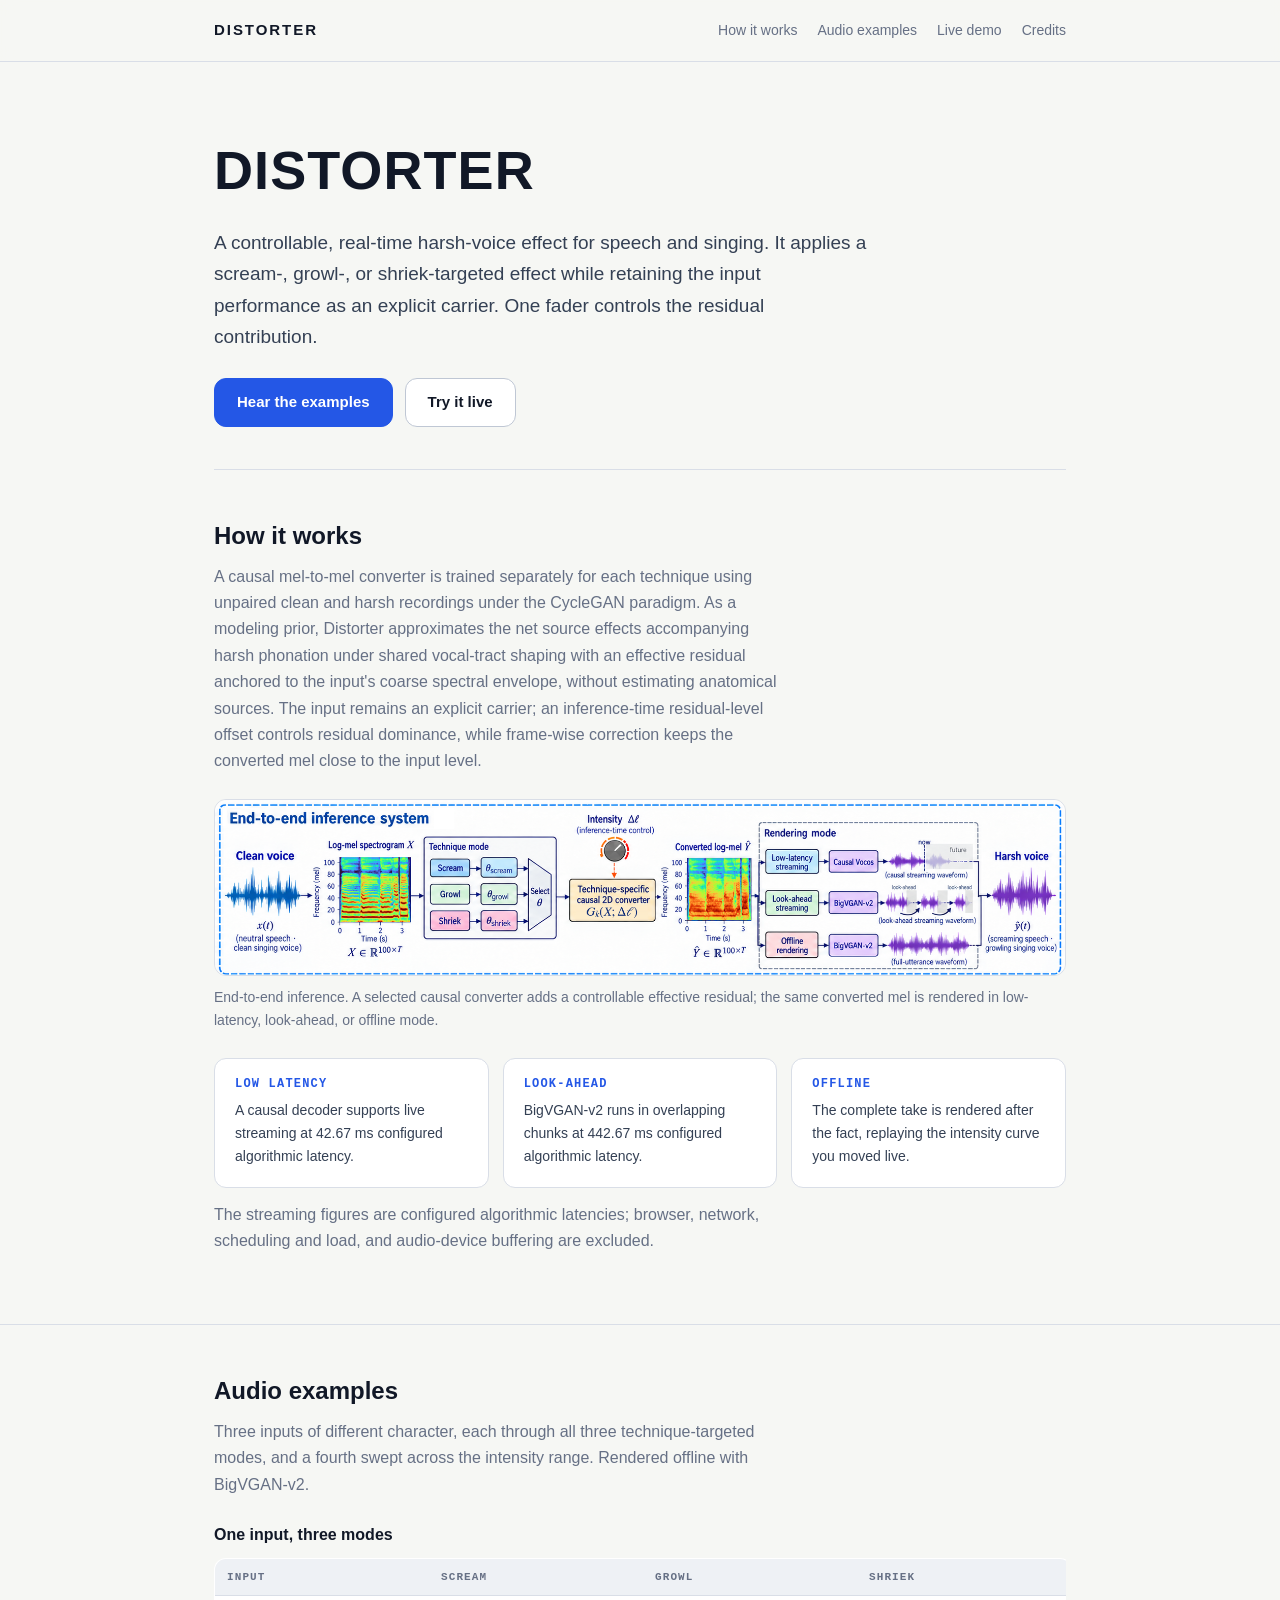
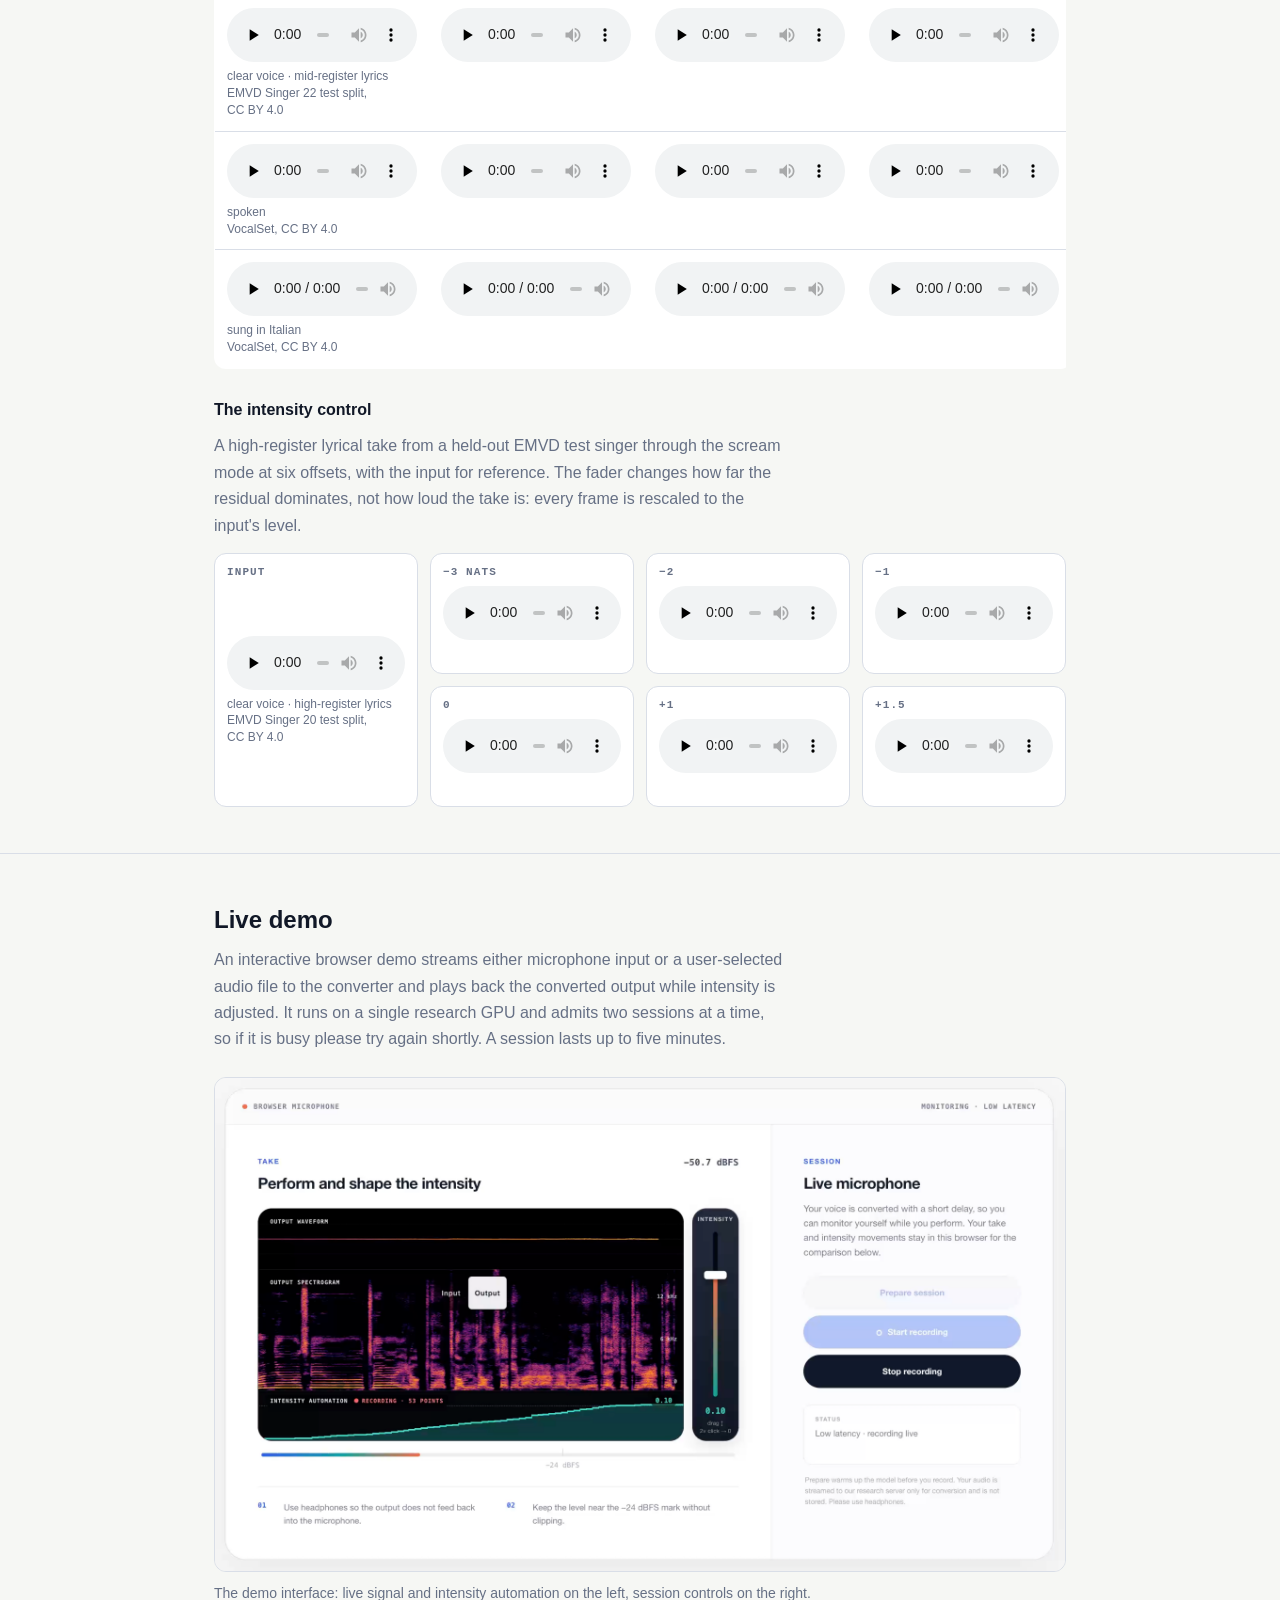
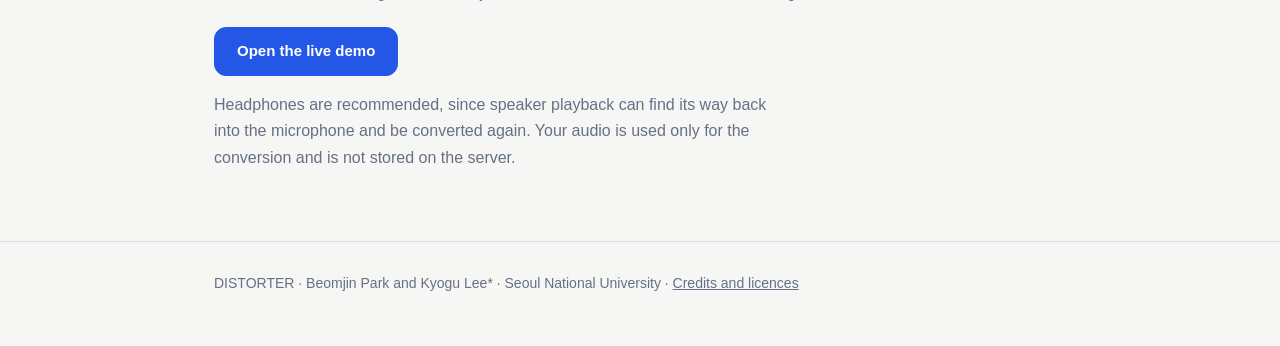
<file: index.html>
<!doctype html>
<html lang="en">
<head>
<meta charset="utf-8">
<meta name="viewport" content="width=device-width, initial-scale=1">
<meta name="theme-color" content="#f6f7f4">
<title>DISTORTER — a controllable, real-time harsh-voice effect</title>
<meta name="description" content="DISTORTER applies a scream-, growl-, or shriek-targeted effect while retaining the input performance as an explicit carrier. One fader controls the residual contribution.">
<link rel="stylesheet" href="style.css">
</head>
<body>

<header class="site">
  <div class="wrap">
    <a class="wordmark" href="#top">DISTORTER</a>
    <nav>
      <a href="#how">How it works</a>
      <a href="#samples">Audio examples</a>
      <a href="#demo">Live demo</a>
      <a href="credits.html">Credits</a>
    </nav>
  </div>
</header>

<main id="top">

<div class="wrap">
  <div class="hero">
    <h1>DISTORTER</h1>
    <p class="lede">
      A controllable, real-time harsh-voice effect for speech and singing.
      It applies a scream-, growl-, or shriek-targeted effect while retaining the
      input performance as an explicit carrier. One fader controls the residual
      contribution.
    </p>
    <div class="actions">
      <a class="btn primary" href="#samples">Hear the examples</a>
      <a class="btn" href="#demo">Try it live</a>
    </div>
  </div>
</div>

<section id="how">
  <div class="wrap">
    <h2>How it works</h2>
    <p class="sub">
      A causal mel-to-mel converter is trained separately for each technique using
      unpaired clean and harsh recordings under the CycleGAN paradigm. As a modeling
      prior, Distorter approximates the net source effects accompanying harsh phonation
      under shared vocal-tract shaping with an effective residual anchored to the
      input's coarse spectral envelope, without estimating anatomical sources. The
      input remains an explicit carrier; an inference-time residual-level offset
      controls residual dominance, while frame-wise correction keeps the converted
      mel close to the input level.
    </p>

    <figure>
      <img src="figures/inference_panel.png" alt="Inference chain: a clean take is analysed into a log-mel spectrogram, a technique-specific causal converter adds the effective residual under the intensity offset, and one of three renderers produces audio.">
      <figcaption>
        End-to-end inference. A selected causal converter adds a controllable
        effective residual; the same converted mel is rendered in low-latency,
        look-ahead, or offline mode.
      </figcaption>
    </figure>

    <div class="cards" style="margin-top:26px">
      <div class="card">
        <h3>Low latency</h3>
        <p>A causal decoder supports live streaming at 42.67 ms configured algorithmic latency.</p>
      </div>
      <div class="card">
        <h3>Look-ahead</h3>
        <p>BigVGAN-v2 runs in overlapping chunks at 442.67 ms configured algorithmic latency.</p>
      </div>
      <div class="card">
        <h3>Offline</h3>
        <p>The complete take is rendered after the fact, replaying the intensity curve you moved live.</p>
      </div>
    </div>
    <p class="sub" style="margin-top:14px">
      The streaming figures are configured algorithmic latencies; browser, network,
      scheduling and load, and audio-device buffering are excluded.
    </p>
  </div>
</section>

<section id="samples">
  <div class="wrap">
    <h2>Audio examples</h2>
    <p class="sub">
      Three inputs of different character, each through all three
      technique-targeted modes, and a fourth swept across the intensity range.
      Rendered offline with BigVGAN-v2.
    </p>

    <h3 style="font-size:16px;margin:0 0 10px">One input, three modes</h3>
    <div class="scroll">
      <table class="samples">
        <thead>
          <tr><th>Input</th><th>Scream</th><th>Growl</th><th>Shriek</th></tr>
        </thead>
        <tbody>
          <tr>
            <td><audio controls preload="none" src="audio/emvd-singer22-mid-lyrics_input.wav"></audio>
                <div class="src">clear voice · mid-register lyrics<br>EMVD Singer&nbsp;22 test split, CC&nbsp;BY&nbsp;4.0</div></td>
            <td><audio controls preload="none" src="audio/emvd-singer22-mid-lyrics_scream.wav"></audio>
                <div class="src"></div></td>
            <td><audio controls preload="none" src="audio/emvd-singer22-mid-lyrics_growl.wav"></audio>
                <div class="src"></div></td>
            <td><audio controls preload="none" src="audio/emvd-singer22-mid-lyrics_shriek.wav"></audio>
                <div class="src"></div></td>
          </tr>
          <tr>
            <td><audio controls preload="none" src="audio/spoken-male3_input.wav"></audio>
                <div class="src">spoken<br>VocalSet, CC&nbsp;BY&nbsp;4.0</div></td>
            <td><audio controls preload="none" src="audio/spoken-male3_scream.wav"></audio>
                <div class="src"></div></td>
            <td><audio controls preload="none" src="audio/spoken-male3_growl.wav"></audio>
                <div class="src"></div></td>
            <td><audio controls preload="none" src="audio/spoken-male3_shriek.wav"></audio>
                <div class="src"></div></td>
          </tr>
          <tr>
            <td><audio controls preload="none" src="audio/italian-female1_input.wav"></audio>
                <div class="src">sung in Italian<br>VocalSet, CC&nbsp;BY&nbsp;4.0</div></td>
            <td><audio controls preload="none" src="audio/italian-female1_scream.wav"></audio>
                <div class="src"></div></td>
            <td><audio controls preload="none" src="audio/italian-female1_growl.wav"></audio>
                <div class="src"></div></td>
            <td><audio controls preload="none" src="audio/italian-female1_shriek.wav"></audio>
                <div class="src"></div></td>
          </tr>
        </tbody>
      </table>
    </div>

    <h3 style="font-size:16px;margin:28px 0 10px">The intensity control</h3>
    <p class="sub" style="margin-bottom:14px">
      A high-register lyrical take from a held-out EMVD test singer through the
      scream mode at six offsets, with the input for reference. The fader changes
      how far the residual dominates, not how loud the take is: every frame is
      rescaled to the input's level.
    </p>
    <div class="sweep" aria-label="Intensity sweep">
      <div class="sweep-cell input">
        <span class="offset">Input</span>
        <audio controls preload="none" src="audio/sweep-scream-singer20-high-lyrics_input.wav"></audio>
        <div class="src">clear voice · high-register lyrics<br>EMVD Singer&nbsp;20 test split, CC&nbsp;BY&nbsp;4.0</div>
      </div>
      <div class="sweep-cell">
        <span class="offset">&minus;3 nats</span>
        <audio controls preload="none" src="audio/sweep-scream-singer20-high-lyrics_m3.wav"></audio>
        <div class="src"></div>
      </div>
      <div class="sweep-cell">
        <span class="offset">&minus;2</span>
        <audio controls preload="none" src="audio/sweep-scream-singer20-high-lyrics_m2.wav"></audio>
        <div class="src"></div>
      </div>
      <div class="sweep-cell">
        <span class="offset">&minus;1</span>
        <audio controls preload="none" src="audio/sweep-scream-singer20-high-lyrics_m1.wav"></audio>
        <div class="src"></div>
      </div>
      <div class="sweep-cell">
        <span class="offset">0</span>
        <audio controls preload="none" src="audio/sweep-scream-singer20-high-lyrics_0.wav"></audio>
        <div class="src"></div>
      </div>
      <div class="sweep-cell">
        <span class="offset">+1</span>
        <audio controls preload="none" src="audio/sweep-scream-singer20-high-lyrics_p1.wav"></audio>
        <div class="src"></div>
      </div>
      <div class="sweep-cell">
        <span class="offset">+1.5</span>
        <audio controls preload="none" src="audio/sweep-scream-singer20-high-lyrics_p15.wav"></audio>
        <div class="src"></div>
      </div>
    </div>
  </div>
</section>

<section id="demo">
  <div class="wrap">
    <h2>Live demo</h2>
    <p class="sub">
      An interactive browser demo streams either microphone input or a user-selected
      audio file to the converter and plays back the converted output while intensity
      is adjusted. It runs on a single research GPU
      and admits two sessions at a time, so if it is busy please try again
      shortly. A session lasts up to five minutes.
    </p>

    <figure>
      <img src="figures/demo_ui.png" alt="Screenshot of the browser demo: a live signal panel with the output waveform, its spectrogram and the recorded intensity contour, an intensity fader, and session controls.">
      <figcaption>The demo interface: live signal and intensity automation on the left, session controls on the right.</figcaption>
    </figure>

    <p style="margin-top:22px">
      <!-- LIVE DEMO LINK -- edit this one line whenever the tunnel is restarted. -->
      <a class="btn primary" id="live-demo-link" href="https://cdt-symbols-marker-she.trycloudflare.com/invite/Ura627PHof5sOn2cPEdKVHrOlqOipgC8Mf3pEZERHRc">Open the live demo</a>
    </p>
    <p class="sub" style="margin-top:14px">
      Headphones are recommended, since speaker playback can find its way back
      into the microphone and be converted again. Your audio is used only for the
      conversion and is not stored on the server.
    </p>
  </div>
</section>

</main>

<footer class="site">
  <div class="wrap">
    DISTORTER · Beomjin Park and Kyogu Lee* · Seoul National University ·
    <a href="credits.html">Credits and licences</a>
  </div>
</footer>

</body>
</html>
</file>
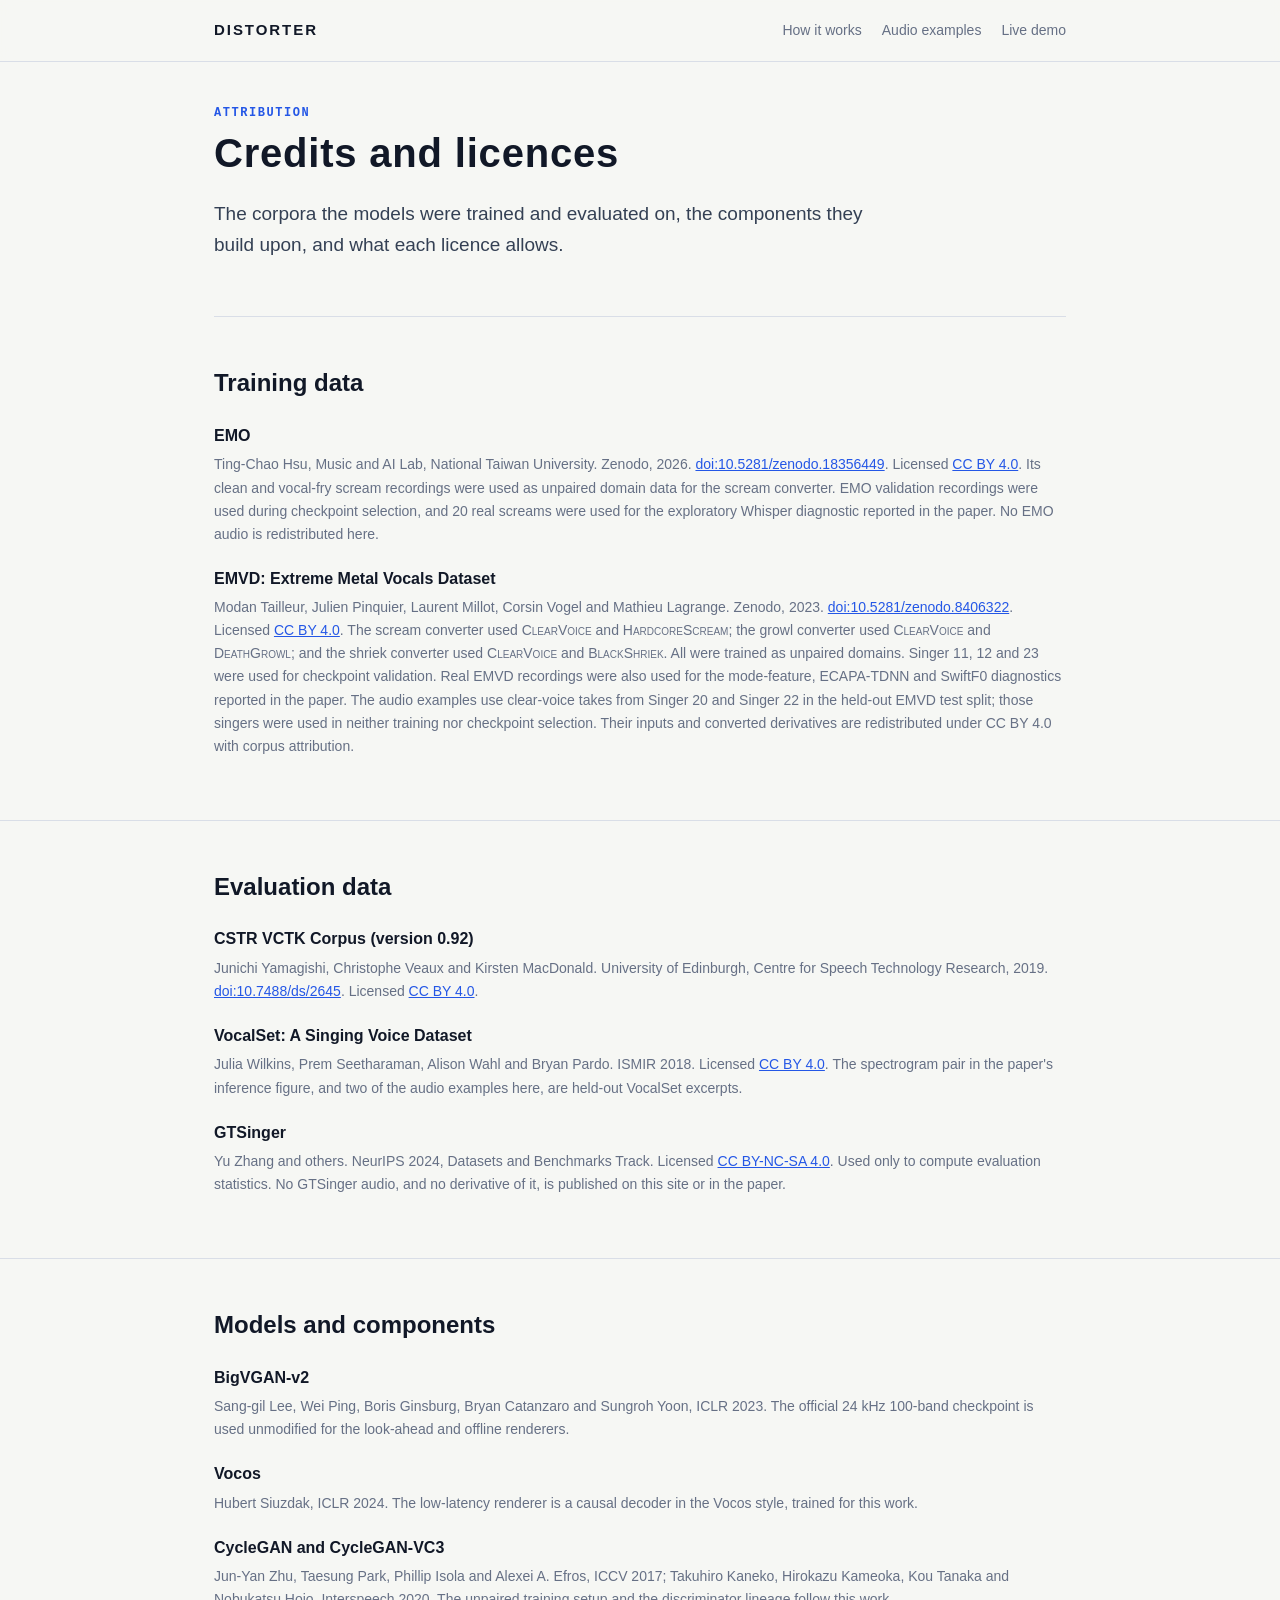
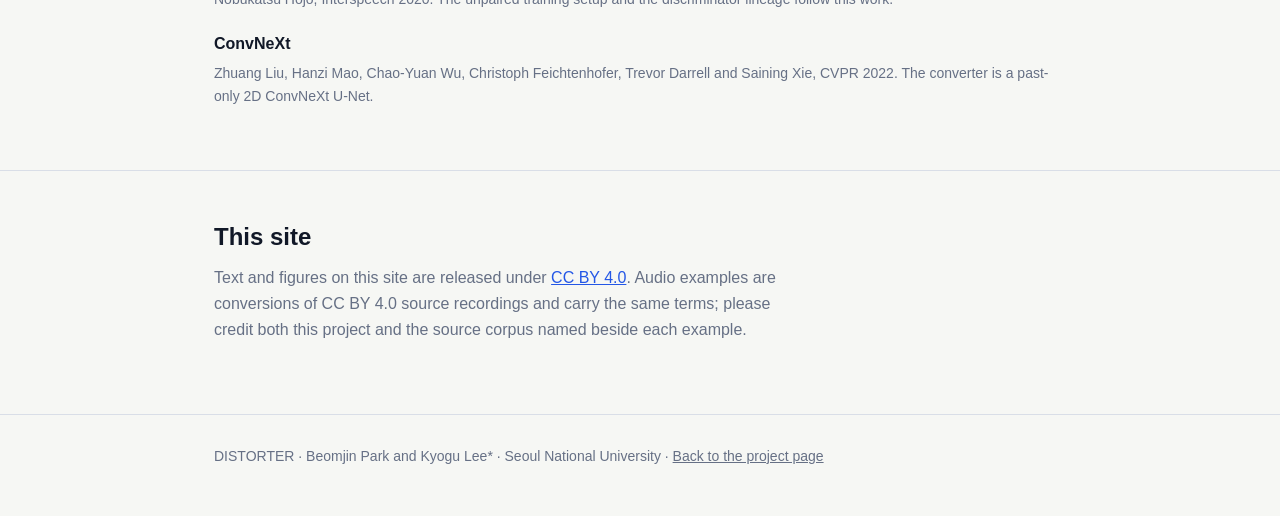
<file: credits.html>
<!doctype html>
<html lang="en">
<head>
<meta charset="utf-8">
<meta name="viewport" content="width=device-width, initial-scale=1">
<meta name="theme-color" content="#f6f7f4">
<title>Credits and licences — DISTORTER</title>
<meta name="description" content="Datasets, models, and licences behind DISTORTER.">
<link rel="stylesheet" href="style.css">
</head>
<body>

<header class="site">
  <div class="wrap">
    <a class="wordmark" href="index.html">DISTORTER</a>
    <nav>
      <a href="index.html#how">How it works</a>
      <a href="index.html#samples">Audio examples</a>
      <a href="index.html#demo">Live demo</a>
    </nav>
  </div>
</header>

<main>
<div class="wrap">
  <div class="hero" style="padding-block:44px 30px">
    <p class="kicker">Attribution</p>
    <h1 style="font-size:clamp(28px,5vw,40px)">Credits and licences</h1>
    <p class="lede">
      The corpora the models were trained and evaluated on, the components they
      build upon, and what each licence allows.
    </p>
  </div>
</div>

<section>
  <div class="wrap">
    <h2>Training data</h2>
    <dl class="credits">
      <dt>EMO</dt>
      <dd>
        Ting-Chao Hsu, Music and AI Lab, National Taiwan University. Zenodo,
        2026. <a href="https://doi.org/10.5281/zenodo.18356449">doi:10.5281/zenodo.18356449</a>.
        Licensed <a href="https://creativecommons.org/licenses/by/4.0/">CC BY 4.0</a>.
        Its clean and vocal-fry scream recordings were used as unpaired domain data
        for the scream converter. EMO validation recordings were used during
        checkpoint selection, and 20 real screams were used for the exploratory
        Whisper diagnostic reported in the paper. No EMO audio is redistributed here.
      </dd>

      <dt>EMVD: Extreme Metal Vocals Dataset</dt>
      <dd>
        Modan Tailleur, Julien Pinquier, Laurent Millot, Corsin Vogel and
        Mathieu Lagrange. Zenodo, 2023.
        <a href="https://doi.org/10.5281/zenodo.8406322">doi:10.5281/zenodo.8406322</a>.
        Licensed <a href="https://creativecommons.org/licenses/by/4.0/">CC BY 4.0</a>.
        The scream converter used <span style="font-variant:small-caps">ClearVoice</span>
        and <span style="font-variant:small-caps">HardcoreScream</span>; the growl
        converter used <span style="font-variant:small-caps">ClearVoice</span> and
        <span style="font-variant:small-caps">DeathGrowl</span>; and the shriek
        converter used <span style="font-variant:small-caps">ClearVoice</span> and
        <span style="font-variant:small-caps">BlackShriek</span>. All were trained
        as unpaired domains. Singer&nbsp;11, 12 and 23 were used for checkpoint
        validation. Real EMVD recordings were also used for the mode-feature,
        ECAPA-TDNN and SwiftF0 diagnostics reported in the paper. The audio examples
        use clear-voice takes from Singer&nbsp;20 and Singer&nbsp;22 in the held-out
        EMVD test split; those singers were used in neither training nor checkpoint
        selection. Their inputs and converted derivatives are redistributed under
        CC BY 4.0 with corpus attribution.
      </dd>
    </dl>
  </div>
</section>

<section>
  <div class="wrap">
    <h2>Evaluation data</h2>
    <dl class="credits">
      <dt>CSTR VCTK Corpus (version 0.92)</dt>
      <dd>
        Junichi Yamagishi, Christophe Veaux and Kirsten MacDonald. University of
        Edinburgh, Centre for Speech Technology Research, 2019.
        <a href="https://doi.org/10.7488/ds/2645">doi:10.7488/ds/2645</a>.
        Licensed <a href="https://creativecommons.org/licenses/by/4.0/">CC BY 4.0</a>.
      </dd>

      <dt>VocalSet: A Singing Voice Dataset</dt>
      <dd>
        Julia Wilkins, Prem Seetharaman, Alison Wahl and Bryan Pardo. ISMIR 2018.
        Licensed <a href="https://creativecommons.org/licenses/by/4.0/">CC BY 4.0</a>.
        The spectrogram pair in the paper's inference figure, and two of the
        audio examples here, are held-out VocalSet excerpts.
      </dd>

      <dt>GTSinger</dt>
      <dd>
        Yu Zhang and others. NeurIPS 2024, Datasets and Benchmarks Track.
        Licensed
        <a href="https://creativecommons.org/licenses/by-nc-sa/4.0/">CC BY-NC-SA 4.0</a>.
        Used only to compute evaluation statistics. No GTSinger audio, and no
        derivative of it, is published on this site or in the paper.
      </dd>
    </dl>
  </div>
</section>

<section>
  <div class="wrap">
    <h2>Models and components</h2>
    <dl class="credits">
      <dt>BigVGAN-v2</dt>
      <dd>
        Sang-gil Lee, Wei Ping, Boris Ginsburg, Bryan Catanzaro and Sungroh Yoon,
        ICLR 2023. The official 24&nbsp;kHz 100-band checkpoint is used unmodified
        for the look-ahead and offline renderers.
      </dd>
      <dt>Vocos</dt>
      <dd>
        Hubert Siuzdak, ICLR 2024. The low-latency renderer is a causal decoder in
        the Vocos style, trained for this work.
      </dd>
      <dt>CycleGAN and CycleGAN-VC3</dt>
      <dd>
        Jun-Yan Zhu, Taesung Park, Phillip Isola and Alexei A. Efros, ICCV 2017;
        Takuhiro Kaneko, Hirokazu Kameoka, Kou Tanaka and Nobukatsu Hojo,
        Interspeech 2020. The unpaired training setup and the discriminator
        lineage follow this work.
      </dd>
      <dt>ConvNeXt</dt>
      <dd>
        Zhuang Liu, Hanzi Mao, Chao-Yuan Wu, Christoph Feichtenhofer, Trevor
        Darrell and Saining Xie, CVPR 2022. The converter is a past-only 2D
        ConvNeXt U-Net.
      </dd>
    </dl>
  </div>
</section>

<section>
  <div class="wrap">
    <h2>This site</h2>
    <p class="sub">
      Text and figures on this site are released under
      <a href="https://creativecommons.org/licenses/by/4.0/">CC BY 4.0</a>.
      Audio examples are conversions of CC BY 4.0 source recordings and carry the
      same terms; please credit both this project and the source corpus named
      beside each example.
    </p>
  </div>
</section>

</main>

<footer class="site">
  <div class="wrap">
    DISTORTER · Beomjin Park and Kyogu Lee* · Seoul National University ·
    <a href="index.html">Back to the project page</a>
  </div>
</footer>

</body>
</html>
</file>
<file: style.css>
/* Palette, type and shapes taken from the live demo's stylesheet so the project
   page and the demo read as one thing.  Light only, like the demo: it has no dark
   variant, and a page that flipped with the system theme would not match it. */
:root {
  color-scheme: light;
  --paper: #f6f7f4;
  --surface: #ffffff;
  --surface-soft: #eef1f5;
  --surface-blue: #eaf0ff;
  --ink: #111827;
  --ink-soft: #344054;
  --muted: #667085;
  --quiet: #98a2b3;
  --line: #d9dee7;
  --line-strong: #bfc7d4;
  --blue: #2457e6;
  --blue-dark: #173fbd;
  --orange: #f2643b;
  --radius-sm: 12px;
  --radius-md: 20px;
  --mono: ui-monospace, SFMono-Regular, Menlo, Consolas, monospace;
}

* { box-sizing: border-box; }

body {
  margin: 0;
  background: var(--paper);
  color: var(--ink);
  font-family: Inter, "Helvetica Neue", Helvetica, Arial, system-ui, sans-serif;
  font-size: 16px;
  line-height: 1.65;
  -webkit-font-smoothing: antialiased;
}

.wrap { max-width: 900px; margin: 0 auto; padding: 0 24px; }

header.site {
  border-bottom: 1px solid var(--line);
  padding-block: 18px;
  position: sticky;
  top: 0;
  background: rgba(246, 247, 244, 0.92);
  backdrop-filter: blur(8px);
  z-index: 5;
}

header.site .wrap { display: flex; align-items: center; gap: 18px; flex-wrap: wrap; }

.wordmark {
  font-weight: 700;
  letter-spacing: 0.13em;
  font-size: 15px;
  text-decoration: none;
  color: var(--ink);
}

header.site nav { margin-left: auto; display: flex; gap: 20px; flex-wrap: wrap; }
header.site nav a { color: var(--muted); text-decoration: none; font-size: 14px; }
header.site nav a:hover { color: var(--blue); }

.hero { padding-block: 64px 42px; border-bottom: 1px solid var(--line); }
.kicker {
  font: 700 12px var(--mono);
  letter-spacing: 0.13em;
  text-transform: uppercase;
  color: var(--blue);
  margin: 0;
}
.hero h1 {
  font-size: clamp(34px, 7vw, 54px);
  margin: 0 0 12px;
  letter-spacing: 0.02em;
  font-weight: 700;
}
.hero p.lede { font-size: clamp(17px, 2.3vw, 19px); color: var(--ink-soft); margin: 0 0 26px; max-width: 62ch; }

.actions { display: flex; gap: 12px; flex-wrap: wrap; }
.btn {
  display: inline-block;
  padding: 11px 22px;
  border-radius: var(--radius-sm);
  text-decoration: none;
  font-size: 15px;
  font-weight: 600;
  border: 1px solid var(--line-strong);
  background: var(--surface);
  color: var(--ink);
}
.btn:hover { border-color: var(--blue); color: var(--blue); }
.btn.primary { background: var(--blue); border-color: var(--blue); color: #fff; }
.btn.primary:hover { background: var(--blue-dark); border-color: var(--blue-dark); color: #fff; }

section { padding-block: 46px; border-bottom: 1px solid var(--line); }
section h2 { font-size: 24px; margin: 0 0 8px; font-weight: 700; }
section .sub { color: var(--muted); margin: 0 0 24px; max-width: 64ch; }

figure { margin: 0 0 12px; }
figure img {
  max-width: 100%;
  height: auto;
  display: block;
  border: 1px solid var(--line);
  border-radius: var(--radius-sm);
  background: var(--surface);
}
figcaption { color: var(--muted); font-size: 14px; margin-top: 10px; }

.cards { display: grid; gap: 14px; grid-template-columns: repeat(auto-fit, minmax(230px, 1fr)); }
.card {
  background: var(--surface);
  border: 1px solid var(--line);
  border-radius: var(--radius-sm);
  padding: 18px 20px;
}
.card h3 {
  margin: 0 0 8px;
  font: 700 12px var(--mono);
  letter-spacing: 0.1em;
  text-transform: uppercase;
  color: var(--blue);
}
.card p { margin: 0; color: var(--ink-soft); font-size: 14px; }

table.samples {
  width: 100%;
  border-collapse: collapse;
  font-size: 14px;
  background: var(--surface);
  border: 1px solid var(--line);
  border-radius: var(--radius-sm);
  overflow: hidden;
}
table.samples th, table.samples td {
  border-bottom: 1px solid var(--line);
  padding: 12px 12px;
  text-align: left;
  /* Top, not middle: only the first cell in a row carries a source caption, and
     centring would push every other player down by half that caption's height. */
  vertical-align: top;
}
table.samples tr:last-child td { border-bottom: 0; }
table.samples th {
  font: 700 11px var(--mono);
  letter-spacing: 0.1em;
  text-transform: uppercase;
  color: var(--muted);
  background: var(--surface-soft);
}
table.samples audio { width: 100%; min-width: 190px; display: block; }
/* Reserve the caption's height in every cell so the players sit on one line even
   where there is nothing to say. */
table.samples td .src { min-height: 2.8em; }
.scroll { overflow-x: auto; }

/* The sweep: the input stands tall on the left, the six offsets fill two rows of
   three beside it, negative offsets above zero and positive.  On a phone the input
   goes on top and the offsets fold to two across. */
.sweep { display: grid; grid-template-columns: repeat(4, minmax(0, 1fr)); grid-auto-rows: auto; gap: 12px; }
.sweep-cell { padding: 12px 12px 10px; background: var(--surface); border: 1px solid var(--line); border-radius: var(--radius-sm); min-width: 0; }
/* Same surface as its neighbours; the label sits at the top like theirs, and the
   player centres in the room the two-row span leaves below it. */
.sweep-cell.input { grid-row: 1 / span 2; display: flex; flex-direction: column; }
.sweep-cell.input audio { margin-top: auto; }
.sweep-cell.input .src { margin-bottom: auto; }
.sweep-cell .offset { display: block; margin-bottom: 8px; font: 700 11px var(--mono); letter-spacing: 0.1em; text-transform: uppercase; color: var(--muted); }
.sweep-cell audio { width: 100%; display: block; }
.sweep-cell .src { min-height: 1.4em; }
@media (max-width: 700px) {
  .sweep { grid-template-columns: 1fr 1fr; }
  .sweep-cell.input { grid-row: auto; grid-column: 1 / -1; }
}}



dl.credits { margin: 0; }
dl.credits dt { font-weight: 600; margin-top: 20px; color: var(--ink); }
dl.credits dd { margin: 4px 0 0; color: var(--muted); font-size: 14px; }

footer.site { padding-block: 30px 48px; color: var(--muted); font-size: 14px; }
footer.site a { color: var(--muted); }
a { color: var(--blue); }
a:hover { color: var(--blue-dark); }

.src { color: var(--muted); font-size: 12px; margin-top: 6px; line-height: 1.4; }
</file>
